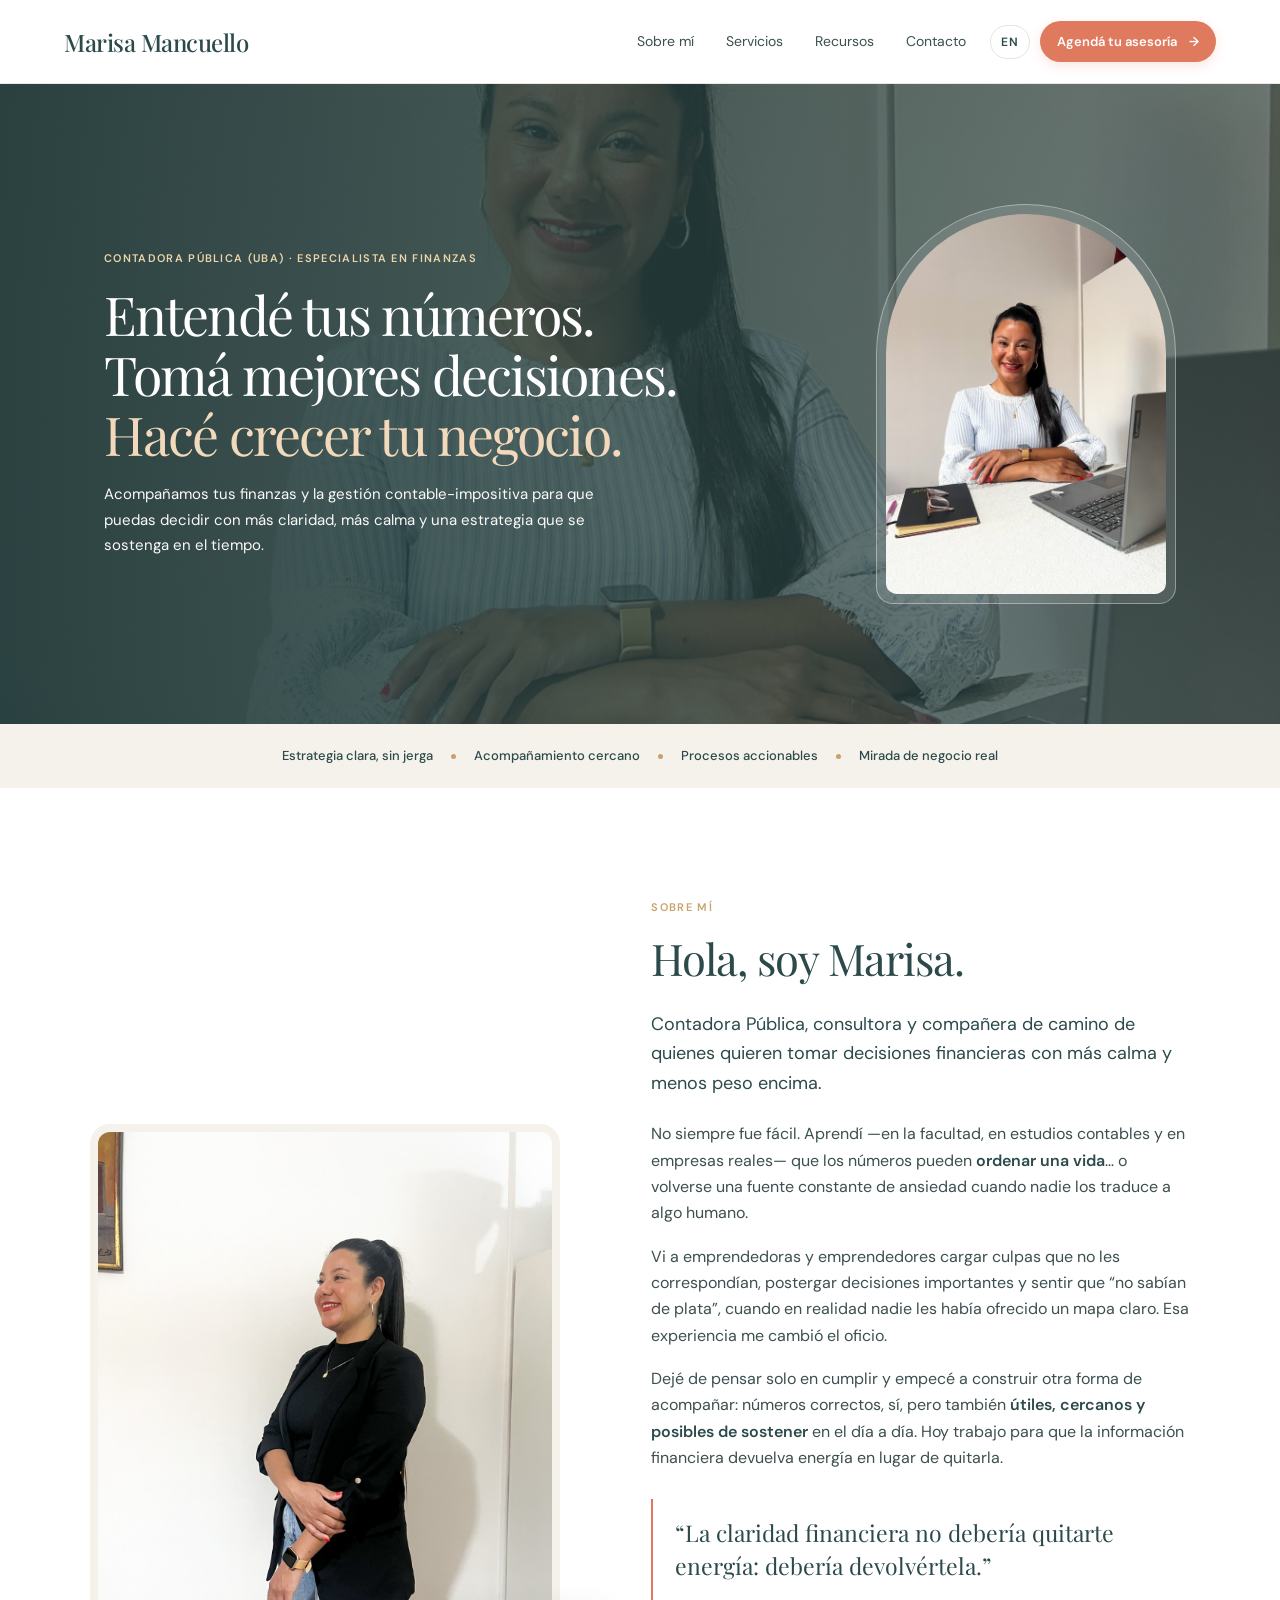
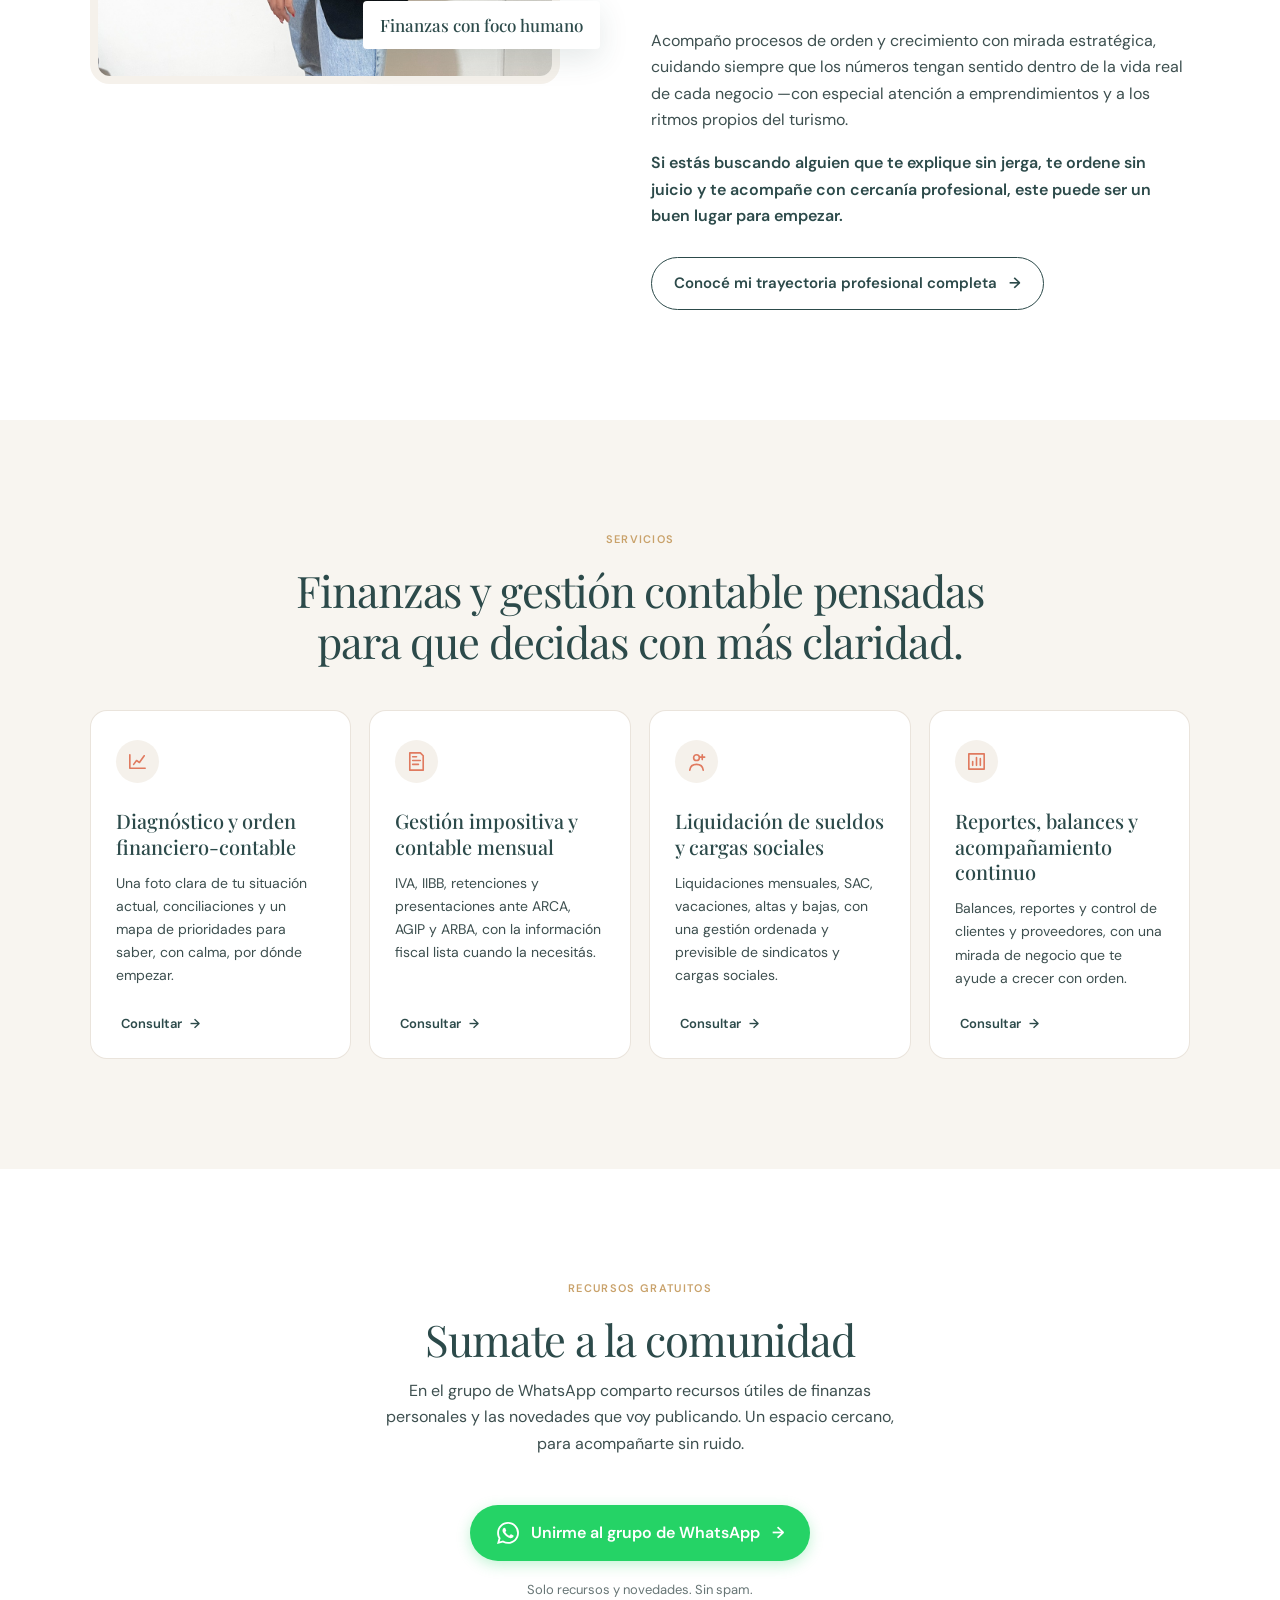
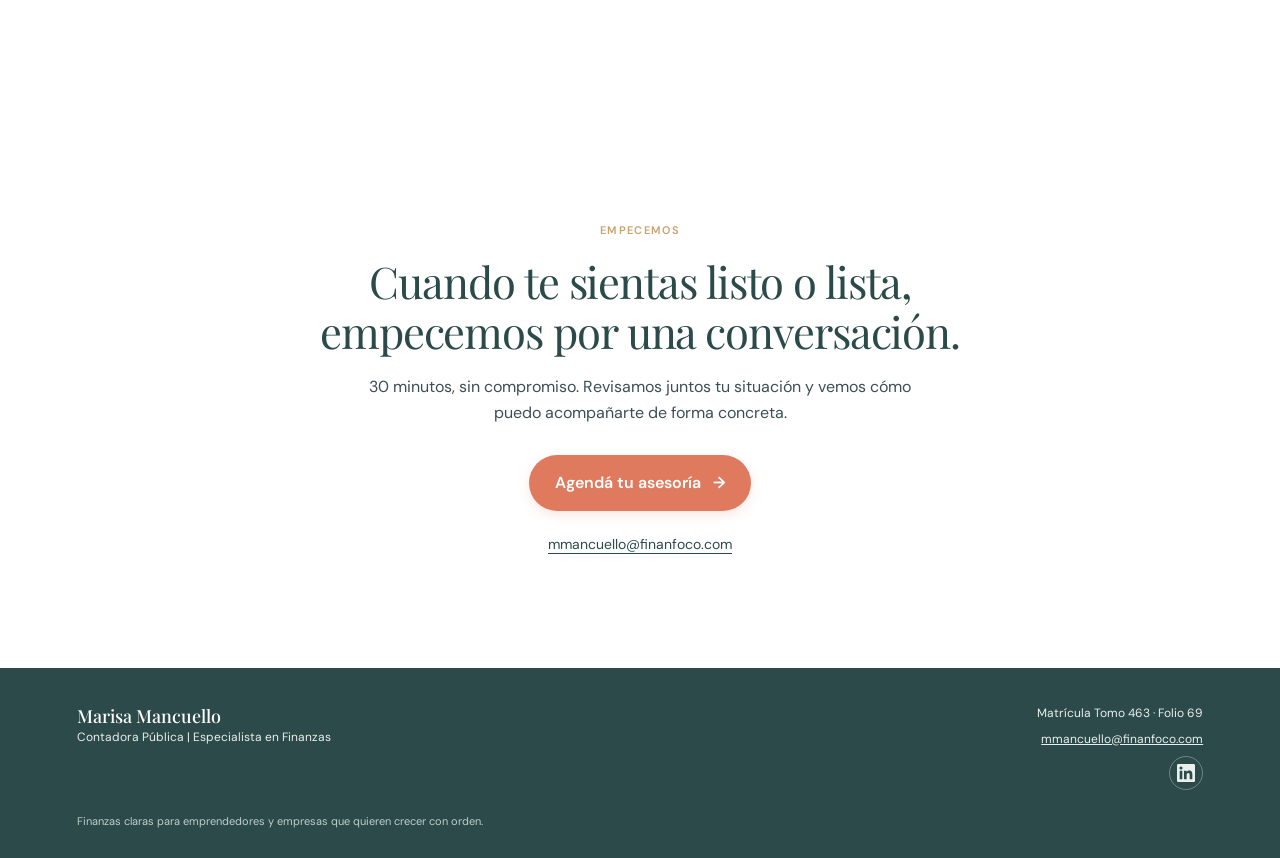
<file: index.html>
<!doctype html>
<html lang="es-AR">
  <head>
    <meta charset="UTF-8" />
    <meta name="viewport" content="width=device-width, initial-scale=1.0" />
    <meta name="description" content="Marisa Mancuello, Contadora Pública (UBA) y Especialista en Finanzas. Finanzas claras para emprendedores y empresas." />
    <title>Marisa Mancuello | Contadora Pública</title>
    <link rel="preconnect" href="https://fonts.googleapis.com" />
    <link rel="preconnect" href="https://fonts.gstatic.com" crossorigin />
    <link href="https://fonts.googleapis.com/css2?family=DM+Sans:wght@400;500;600&family=Playfair+Display:wght@400;500;600&display=swap" rel="stylesheet" />
    <link rel="stylesheet" href="styles.css" />
    <link rel="stylesheet" href="enhancements.css" />
  </head>
  <body>
    <header class="site-header" id="top">
      <a class="brand" href="#inicio">Marisa Mancuello</a>
      <button class="menu-toggle" aria-label="Abrir menú" aria-expanded="false"><span></span><span></span></button>
      <nav class="main-nav" aria-label="Navegación principal">
        <a href="#sobre-mi" data-i18n="navAbout">Sobre mí</a><a href="#servicios" data-i18n="navServices">Servicios</a><a href="#recursos" data-i18n="navResources">Recursos</a><a href="#contacto" data-i18n="navContact">Contacto</a>
      </nav>
      <div class="header-actions"><button class="language-toggle" type="button" aria-label="Switch to English">EN</button><a class="button button-small header-cta" href="https://calendar.app.google/3SxHJpvwusaNwFfG9" target="_blank" rel="noopener noreferrer"><span data-i18n="book">Agendá tu asesoría</span> <span>→</span></a></div>
    </header>

    <main>
      <section class="hero" id="inicio" aria-labelledby="hero-title">
        <video class="hero-video" autoplay muted loop playsinline poster="Marisa%20Mancuello%201.jpeg" aria-hidden="true">
          <source src="Elegant_and_subtle_abstract_fi.mp4" type="video/mp4" />
        </video>
        <div class="hero-overlay"></div>
        <div class="hero-inner">
          <div class="hero-copy">
            <p class="eyebrow light" data-i18n="heroEyebrow">Contadora Pública (UBA) · Especialista en Finanzas</p>
            <h1 id="hero-title" data-i18n-html="heroTitle">Entendé tus números.<br />Tomá mejores decisiones.<br /><em>Hacé crecer tu negocio.</em></h1>
            <p class="hero-description" data-i18n="heroDescription">Acompañamos tus finanzas y la gestión contable-impositiva para que puedas decidir con más claridad, más calma y una estrategia que se sostenga en el tiempo.</p>
          </div>
          <figure class="hero-portrait"><img src="Marisa%20Mancuello%201.jpeg" alt="Marisa Mancuello, Contadora Pública" width="300" height="400" /></figure>
        </div>
      </section>

      <aside class="value-bar" aria-label="Valores de trabajo">
        <span data-i18n="value1">Estrategia clara, sin jerga</span><b></b><span data-i18n="value2">Acompañamiento cercano</span><b></b><span data-i18n="value3">Procesos accionables</span><b></b><span data-i18n="value4">Mirada de negocio real</span>
      </aside>

      <section class="about section" id="sobre-mi" aria-labelledby="about-title">
        <div class="about-image-wrap"><img class="about-image" src="Marisa%20Mancuello%202.jpeg" alt="Marisa Mancuello en su espacio de trabajo" /><div class="image-note" data-i18n="imageNote">Finanzas con foco humano</div></div>
        <div class="about-copy">
          <p class="eyebrow" data-i18n="aboutEyebrow">Sobre mí</p>
          <h2 id="about-title" data-i18n="aboutTitle">Hola, soy Marisa.</h2>
          <div class="body-copy about-story">
            <p class="about-lead" data-i18n="aboutLead">Contadora Pública, consultora y compañera de camino de quienes quieren tomar decisiones financieras con más calma y menos peso encima.</p>
            <p data-i18n-html="aboutP1">No siempre fue fácil. Aprendí —en la facultad, en estudios contables y en empresas reales— que los números pueden <strong>ordenar una vida</strong>… o volverse una fuente constante de ansiedad cuando nadie los traduce a algo humano.</p>
            <p data-i18n="aboutP2">Vi a emprendedoras y emprendedores cargar culpas que no les correspondían, postergar decisiones importantes y sentir que “no sabían de plata”, cuando en realidad nadie les había ofrecido un mapa claro. Esa experiencia me cambió el oficio.</p>
            <p data-i18n-html="aboutP3">Dejé de pensar solo en cumplir y empecé a construir otra forma de acompañar: números correctos, sí, pero también <strong>útiles, cercanos y posibles de sostener</strong> en el día a día. Hoy trabajo para que la información financiera devuelva energía en lugar de quitarla.</p>
            <blockquote data-i18n="quote">“La claridad financiera no debería quitarte energía: debería devolvértela.”</blockquote>
            <p data-i18n="aboutP4">Acompaño procesos de orden y crecimiento con mirada estratégica, cuidando siempre que los números tengan sentido dentro de la vida real de cada negocio —con especial atención a emprendimientos y a los ritmos propios del turismo.</p>
            <p class="about-closing" data-i18n="aboutP5">Si estás buscando alguien que te explique sin jerga, te ordene sin juicio y te acompañe con cercanía profesional, este puede ser un buen lugar para empezar.</p>
            <div class="about-actions">
              <a class="button button-outline" href="trayectoria.html">
                <span data-i18n="viewTrajectory">Conocé mi trayectoria profesional completa</span> <span aria-hidden="true">→</span>
              </a>
            </div>
          </div>
        </div>
      </section>

      <section class="services section" id="servicios" aria-labelledby="services-title">
        <div class="section-intro">
          <p class="eyebrow" data-i18n="servicesEyebrow">Servicios</p>
          <h2 id="services-title" data-i18n="servicesTitle">Finanzas y gestión contable pensadas para que decidas con más claridad.</h2>
        </div>
        <div class="service-grid">
          <article class="service-card"><div class="service-icon" aria-hidden="true"><svg viewBox="0 0 24 24"><path d="M4 19V5m0 14h16M8 15l3-4 3 2 5-7"/></svg></div><h3 data-i18n="service1Title">Diagnóstico y orden financiero-contable</h3><p data-i18n="service1Text">Una foto clara de tu situación actual, conciliaciones y un mapa de prioridades para saber, con calma, por dónde empezar.</p><a href="#contacto" class="card-link"><span data-i18n="consult">Consultar</span> <span>→</span></a></article>
          <article class="service-card"><div class="service-icon" aria-hidden="true"><svg viewBox="0 0 24 24"><path d="M5 3h11l3 3v15H5zM8 11h8M8 15h6M8 7h4"/></svg></div><h3 data-i18n="service2Title">Gestión impositiva y contable mensual</h3><p data-i18n="service2Text">IVA, IIBB, retenciones y presentaciones ante ARCA, AGIP y ARBA, con la información fiscal lista cuando la necesitás.</p><a href="#contacto" class="card-link"><span data-i18n="consult">Consultar</span> <span>→</span></a></article>
          <article class="service-card"><div class="service-icon" aria-hidden="true"><svg viewBox="0 0 24 24"><circle cx="12" cy="8" r="3"/><path d="M5 21c.5-4 2.8-6 7-6s6.5 2 7 6M18 5v5M15.5 7.5h5"/></svg></div><h3 data-i18n="service3Title">Liquidación de sueldos y cargas sociales</h3><p data-i18n="service3Text">Liquidaciones mensuales, SAC, vacaciones, altas y bajas, con una gestión ordenada y previsible de sindicatos y cargas sociales.</p><a href="#contacto" class="card-link"><span data-i18n="consult">Consultar</span> <span>→</span></a></article>
          <article class="service-card featured"><div class="service-icon" aria-hidden="true"><svg viewBox="0 0 24 24"><path d="M4 20V4h16v16zM8 16v-4M12 16V8M16 16v-7"/></svg></div><h3 data-i18n="service4Title">Reportes, balances y acompañamiento continuo</h3><p data-i18n="service4Text">Balances, reportes y control de clientes y proveedores, con una mirada de negocio que te ayude a crecer con orden.</p><a href="#contacto" class="card-link"><span data-i18n="consult">Consultar</span> <span>→</span></a></article>
        </div>
      </section>

      <section class="resources section" id="recursos" aria-labelledby="resources-title">
        <div class="section-intro">
          <p class="eyebrow" data-i18n="resourcesEyebrow">Recursos gratuitos</p>
          <h2 id="resources-title" data-i18n="resourcesTitle">Sumate a la comunidad</h2>
          <p data-i18n="resourcesDescription">En el grupo de WhatsApp comparto recursos útiles de finanzas personales y las novedades que voy publicando. Un espacio cercano, para acompañarte sin ruido.</p>
        </div>

        <div class="resources-cta-wrap">
          <a
            class="button button-large whatsapp-cta"
            href="https://chat.whatsapp.com/G0GoP51IZWuJAmMIJXmsBA"
            target="_blank"
            rel="noopener noreferrer"
            data-i18n-aria="whatsappAria"
            aria-label="Unirme al grupo de WhatsApp de Marisa Mancuello"
          >
            <svg class="whatsapp-icon" width="22" height="22" viewBox="0 0 24 24" aria-hidden="true" focusable="false">
              <path fill="currentColor" d="M17.472 14.382c-.297-.149-1.758-.867-2.03-.967-.273-.099-.471-.148-.67.15-.197.297-.767.966-.94 1.164-.173.199-.347.223-.644.075-.297-.15-1.255-.463-2.39-1.475-.883-.788-1.48-1.761-1.653-2.059-.173-.297-.018-.458.13-.606.134-.133.298-.347.446-.52.149-.174.198-.298.298-.497.099-.198.05-.371-.025-.52-.075-.149-.669-1.612-.916-2.207-.242-.579-.487-.5-.669-.51-.173-.008-.371-.01-.57-.01-.198 0-.52.074-.792.372-.272.297-1.04 1.016-1.04 2.479 0 1.462 1.065 2.875 1.213 3.074.149.198 2.096 3.2 5.077 4.487.709.306 1.262.489 1.694.625.712.227 1.36.195 1.871.118.571-.085 1.758-.719 2.006-1.413.248-.694.248-1.289.173-1.413-.074-.124-.272-.198-.57-.347m-5.421 7.403h-.004a9.87 9.87 0 01-5.031-1.378l-.361-.214-3.741.982.998-3.648-.235-.374a9.86 9.86 0 01-1.51-5.26c.001-5.45 4.436-9.884 9.888-9.884 2.64 0 5.122 1.03 6.988 2.898a9.825 9.825 0 012.893 6.994c-.003 5.45-4.435 9.884-9.885 9.884m8.413-18.297A11.815 11.815 0 0012.05 0C5.495 0 .16 5.335.157 11.892c0 2.096.547 4.142 1.588 5.945L.057 24l6.305-1.654a11.882 11.882 0 005.683 1.448h.005c6.554 0 11.89-5.335 11.893-11.893a11.821 11.821 0 00-3.48-8.413z"/>
            </svg>
            <span data-i18n="whatsappCta">Unirme al grupo de WhatsApp</span>
            <span aria-hidden="true">→</span>
          </a>
          <p class="resources-note" data-i18n="resourcesNote">Solo recursos y novedades. Sin spam.</p>
        </div>
      </section>

      <section class="contact section" id="contacto" aria-labelledby="contact-title">
        <div class="contact-inner">
          <p class="eyebrow" data-i18n="contactEyebrow">Empecemos</p>
          <h2 id="contact-title" data-i18n="contactTitle">Cuando te sientas listo o lista, empecemos por una conversación.</h2>
          <p data-i18n="contactDescription">30 minutos, sin compromiso. Revisamos juntos tu situación y vemos cómo puedo acompañarte de forma concreta.</p>
          <a class="button button-large" href="https://calendar.app.google/3SxHJpvwusaNwFfG9" target="_blank" rel="noopener noreferrer"><span data-i18n="book">Agendá tu asesoría</span> <span>→</span></a>
          <a class="email" href="mailto:mmancuello@finanfoco.com">mmancuello@finanfoco.com</a>
        </div>
      </section>
    </main>

    <footer class="site-footer">
      <div>
        <strong>Marisa Mancuello</strong>
        <span data-i18n="footerRole">Contadora Pública | Especialista en Finanzas</span>
      </div>
      <div class="footer-links">
        <span data-i18n="footerCredential">Matrícula Tomo 463 · Folio 69</span>
        <a href="mailto:mmancuello@finanfoco.com">mmancuello@finanfoco.com</a>
        <a
          class="social-link"
          href="https://www.linkedin.com/in/marisa-mancuello-6b7700197/"
          target="_blank"
          rel="noopener noreferrer"
          aria-label="LinkedIn de Marisa Mancuello"
        >
          <svg width="18" height="18" viewBox="0 0 24 24" aria-hidden="true" focusable="false">
            <path fill="currentColor" d="M20.447 20.452h-3.554v-5.569c0-1.328-.027-3.037-1.852-3.037-1.853 0-2.136 1.445-2.136 2.939v5.667H9.351V9h3.414v1.561h.046c.477-.9 1.637-1.85 3.37-1.85 3.601 0 4.267 2.37 4.267 5.455v6.286zM5.337 7.433a2.062 2.062 0 01-2.063-2.065 2.064 2.064 0 112.063 2.065zm1.782 13.019H3.555V9h3.564v11.452zM22.225 0H1.771C.792 0 0 .774 0 1.729v20.542C0 23.227.792 24 1.771 24h20.451C23.2 24 24 23.227 24 22.271V1.729C24 .774 23.2 0 22.222 0h.003z"/>
          </svg>
        </a>
      </div>
      <p data-i18n="footerText">Finanzas claras para emprendedores y empresas que quieren crecer con orden.</p>
    </footer>
    <script src="script.js"></script>
  </body>
</html>
</file>
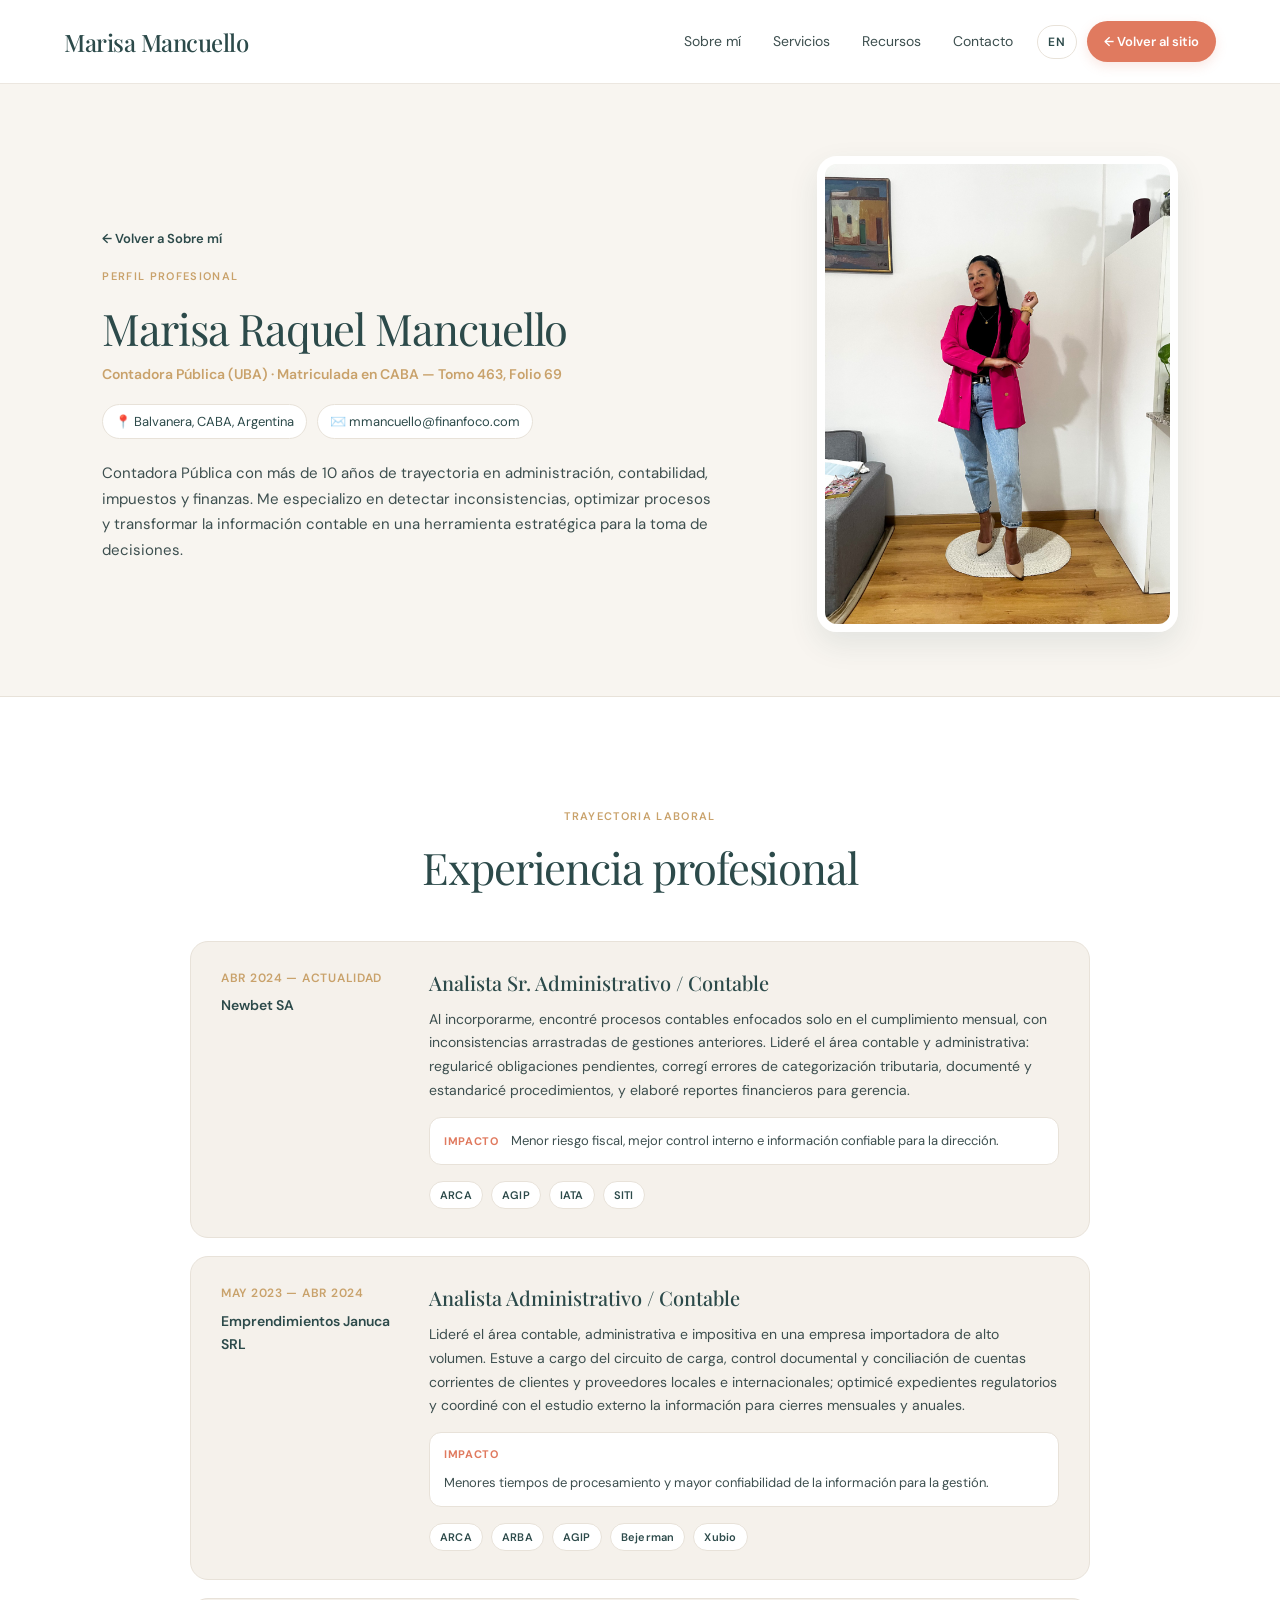
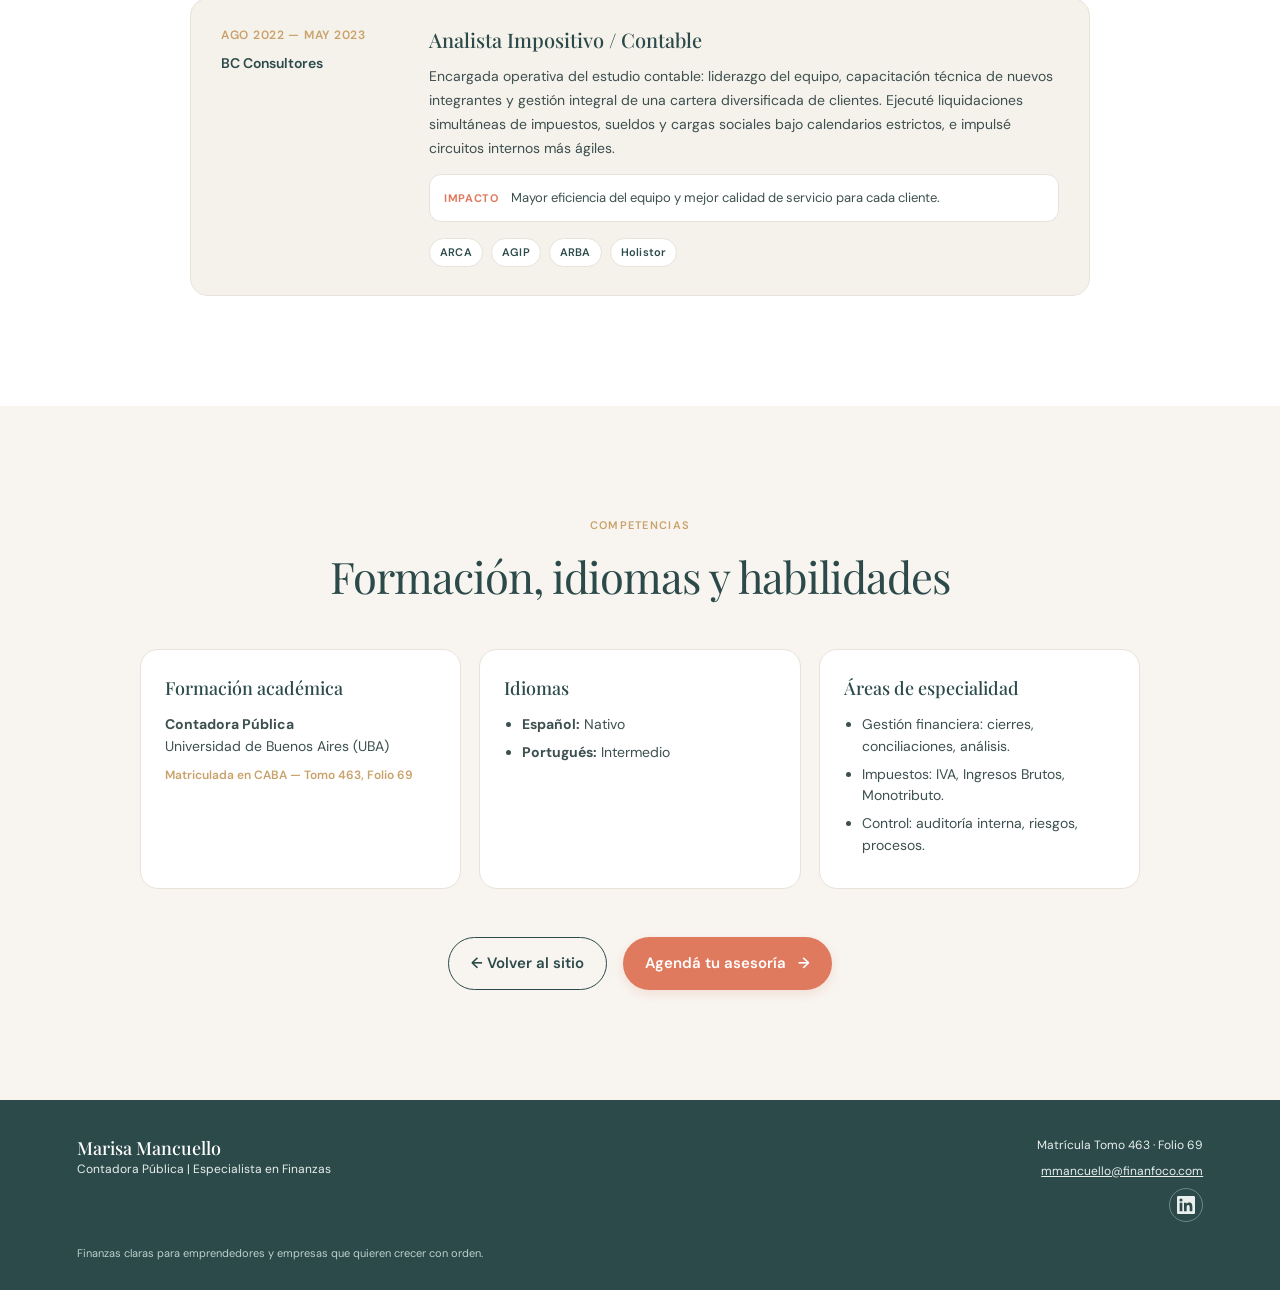
<file: trayectoria.html>
<!doctype html>
<html lang="es-AR">
  <head>
    <meta charset="UTF-8" />
    <meta name="viewport" content="width=device-width, initial-scale=1.0" />
    <meta name="description" content="Trayectoria profesional de Marisa Raquel Mancuello, Contadora Pública (UBA) y Especialista en Finanzas." />
    <title>Trayectoria Profesional | Marisa Mancuello</title>
    <link rel="preconnect" href="https://fonts.googleapis.com" />
    <link rel="preconnect" href="https://fonts.gstatic.com" crossorigin />
    <link href="https://fonts.googleapis.com/css2?family=DM+Sans:wght@400;500;600&family=Playfair+Display:wght@400;500;600&display=swap" rel="stylesheet" />
    <link rel="stylesheet" href="styles.css" />
    <link rel="stylesheet" href="enhancements.css" />
  </head>
  <body>
    <header class="site-header" id="top">
      <a class="brand" href="index.html">Marisa Mancuello</a>
      <button class="menu-toggle" aria-label="Abrir menú" aria-expanded="false"><span></span><span></span></button>
      <nav class="main-nav" aria-label="Navegación principal">
        <a href="index.html#sobre-mi" data-i18n="navAbout">Sobre mí</a>
        <a href="index.html#servicios" data-i18n="navServices">Servicios</a>
        <a href="index.html#recursos" data-i18n="navResources">Recursos</a>
        <a href="index.html#contacto" data-i18n="navContact">Contacto</a>
      </nav>
      <div class="header-actions">
        <button class="language-toggle" type="button" aria-label="Switch to English">EN</button>
        <a class="button button-small header-cta" href="index.html#sobre-mi">
          <span data-i18n="backToSite">← Volver al sitio</span>
        </a>
      </div>
    </header>

    <main class="trajectory-page">
      <section class="trajectory-hero">
        <div class="trajectory-hero-inner">
          <div class="trajectory-hero-copy">
            <a href="index.html#sobre-mi" class="back-link">← <span data-i18n="backToHome">Volver a Sobre mí</span></a>
            <p class="eyebrow" data-i18n="trajEyebrow">Perfil profesional</p>
            <h1 class="trajectory-title" data-i18n="trajName">Marisa Raquel Mancuello</h1>
            <p class="trajectory-subtitle" data-i18n="trajSub">Contadora Pública (UBA) · Matriculada en CABA — Tomo 463, Folio 69</p>

            <div class="contact-tags">
              <span class="tag">📍 Balvanera, CABA, Argentina</span>
              <a href="mailto:mmancuello@finanfoco.com" class="tag">✉️ mmancuello@finanfoco.com</a>
            </div>

            <p class="trajectory-bio" data-i18n="trajBio">
              Contadora Pública con más de 10 años de trayectoria en administración, contabilidad, impuestos y finanzas. Me especializo en detectar inconsistencias, optimizar procesos y transformar la información contable en una herramienta estratégica para la toma de decisiones.
            </p>
          </div>
          <figure class="trajectory-portrait">
            <img src="Marisa%20Mancuello%203.jpeg" alt="Marisa Raquel Mancuello" width="420" height="520" />
          </figure>
        </div>
      </section>

      <section class="section trajectory-experience" aria-labelledby="exp-title">
        <div class="section-intro">
          <p class="eyebrow" data-i18n="expEyebrow">Trayectoria laboral</p>
          <h2 id="exp-title" data-i18n="expTitle">Experiencia profesional</h2>
        </div>

        <div class="timeline">
          <article class="timeline-item">
            <div class="timeline-meta">
              <span class="timeline-dates" data-i18n="job1Dates">Abr 2024 — Actualidad</span>
              <span class="company">Newbet SA</span>
            </div>
            <div class="timeline-content">
              <h3 data-i18n="job1Title">Analista Sr. Administrativo / Contable</h3>
              <p data-i18n="job1Desc">
                Al incorporarme, encontré procesos contables enfocados solo en el cumplimiento mensual, con inconsistencias arrastradas de gestiones anteriores. Lideré el área contable y administrativa: regularicé obligaciones pendientes, corregí errores de categorización tributaria, documenté y estandaricé procedimientos, y elaboré reportes financieros para gerencia.
              </p>
              <p class="impact-line">
                <span class="impact-label" data-i18n="impactLabel">Impacto</span>
                <span data-i18n="job1Impact">Menor riesgo fiscal, mejor control interno e información confiable para la dirección.</span>
              </p>
              <div class="tools-list" aria-label="Herramientas">
                <span class="tool-tag">ARCA</span>
                <span class="tool-tag">AGIP</span>
                <span class="tool-tag">IATA</span>
                <span class="tool-tag">SITI</span>
              </div>
            </div>
          </article>

          <article class="timeline-item">
            <div class="timeline-meta">
              <span class="timeline-dates" data-i18n="job2Dates">May 2023 — Abr 2024</span>
              <span class="company">Emprendimientos Januca SRL</span>
            </div>
            <div class="timeline-content">
              <h3 data-i18n="job2Title">Analista Administrativo / Contable</h3>
              <p data-i18n="job2Desc">
                Lideré el área contable, administrativa e impositiva en una empresa importadora de alto volumen. Estuve a cargo del circuito de carga, control documental y conciliación de cuentas corrientes de clientes y proveedores locales e internacionales; optimicé expedientes regulatorios y coordiné con el estudio externo la información para cierres mensuales y anuales.
              </p>
              <p class="impact-line">
                <span class="impact-label" data-i18n="impactLabel">Impacto</span>
                <span data-i18n="job2Impact">Menores tiempos de procesamiento y mayor confiabilidad de la información para la gestión.</span>
              </p>
              <div class="tools-list" aria-label="Herramientas">
                <span class="tool-tag">ARCA</span>
                <span class="tool-tag">ARBA</span>
                <span class="tool-tag">AGIP</span>
                <span class="tool-tag">Bejerman</span>
                <span class="tool-tag">Xubio</span>
              </div>
            </div>
          </article>

          <article class="timeline-item">
            <div class="timeline-meta">
              <span class="timeline-dates" data-i18n="job3Dates">Ago 2022 — May 2023</span>
              <span class="company">BC Consultores</span>
            </div>
            <div class="timeline-content">
              <h3 data-i18n="job3Title">Analista Impositivo / Contable</h3>
              <p data-i18n="job3Desc">
                Encargada operativa del estudio contable: liderazgo del equipo, capacitación técnica de nuevos integrantes y gestión integral de una cartera diversificada de clientes. Ejecuté liquidaciones simultáneas de impuestos, sueldos y cargas sociales bajo calendarios estrictos, e impulsé circuitos internos más ágiles.
              </p>
              <p class="impact-line">
                <span class="impact-label" data-i18n="impactLabel">Impacto</span>
                <span data-i18n="job3Impact">Mayor eficiencia del equipo y mejor calidad de servicio para cada cliente.</span>
              </p>
              <div class="tools-list" aria-label="Herramientas">
                <span class="tool-tag">ARCA</span>
                <span class="tool-tag">AGIP</span>
                <span class="tool-tag">ARBA</span>
                <span class="tool-tag">Holistor</span>
              </div>
            </div>
          </article>
        </div>
      </section>

      <section class="section skills-section" aria-labelledby="skills-title">
        <div class="section-intro">
          <p class="eyebrow" data-i18n="skillsEyebrow">Competencias</p>
          <h2 id="skills-title" data-i18n="skillsTitle">Formación, idiomas y habilidades</h2>
        </div>

        <div class="skills-grid">
          <article class="skill-card">
            <h3 data-i18n="eduTitle">Formación académica</h3>
            <p><strong>Contadora Pública</strong><br />Universidad de Buenos Aires (UBA)</p>
            <p class="skill-note">Matriculada en CABA — Tomo 463, Folio 69</p>
          </article>

          <article class="skill-card">
            <h3 data-i18n="langTitle">Idiomas</h3>
            <ul>
              <li><strong data-i18n="langEs">Español:</strong> <span data-i18n="langEsLevel">Nativo</span></li>
              <li><strong data-i18n="langPt">Portugués:</strong> <span data-i18n="langPtLevel">Intermedio</span></li>
            </ul>
          </article>

          <article class="skill-card">
            <h3 data-i18n="skillsListTitle">Áreas de especialidad</h3>
            <ul>
              <li data-i18n="skill1"><strong>Gestión financiera:</strong> cierres, conciliaciones, análisis.</li>
              <li data-i18n="skill2"><strong>Impuestos:</strong> IVA, Ingresos Brutos, Monotributo.</li>
              <li data-i18n="skill3"><strong>Control:</strong> auditoría interna, riesgos, procesos.</li>
            </ul>
          </article>
        </div>

        <div class="trajectory-cta-actions">
          <a class="button button-outline" href="index.html#sobre-mi">
            <span data-i18n="backToSite">← Volver al sitio</span>
          </a>
          <a class="button" href="https://calendar.app.google/3SxHJpvwusaNwFfG9" target="_blank" rel="noopener noreferrer">
            <span data-i18n="book">Agendá tu asesoría</span> <span aria-hidden="true">→</span>
          </a>
        </div>
      </section>
    </main>

    <footer class="site-footer">
      <div>
        <strong>Marisa Mancuello</strong>
        <span data-i18n="footerRole">Contadora Pública | Especialista en Finanzas</span>
      </div>
      <div class="footer-links">
        <span data-i18n="footerCredential">Matrícula Tomo 463 · Folio 69</span>
        <a href="mailto:mmancuello@finanfoco.com">mmancuello@finanfoco.com</a>
        <a
          class="social-link"
          href="https://www.linkedin.com/in/marisa-mancuello-6b7700197/"
          target="_blank"
          rel="noopener noreferrer"
          aria-label="LinkedIn de Marisa Mancuello"
        >
          <svg width="18" height="18" viewBox="0 0 24 24" aria-hidden="true" focusable="false">
            <path fill="currentColor" d="M20.447 20.452h-3.554v-5.569c0-1.328-.027-3.037-1.852-3.037-1.853 0-2.136 1.445-2.136 2.939v5.667H9.351V9h3.414v1.561h.046c.477-.9 1.637-1.85 3.37-1.85 3.601 0 4.267 2.37 4.267 5.455v6.286zM5.337 7.433a2.062 2.062 0 01-2.063-2.065 2.064 2.064 0 112.063 2.065zm1.782 13.019H3.555V9h3.564v11.452zM22.225 0H1.771C.792 0 0 .774 0 1.729v20.542C0 23.227.792 24 1.771 24h20.451C23.2 24 24 23.227 24 22.271V1.729C24 .774 23.2 0 22.222 0h.003z"/>
          </svg>
        </a>
      </div>
      <p data-i18n="footerText">Finanzas claras para emprendedores y empresas que quieren crecer con orden.</p>
    </footer>

    <script src="script.js"></script>
  </body>
</html>
</file>
<file: styles.css>
:root{--white:#fff;--cream:#f8f5f0;--card:#f5f1eb;--teal:#2c4a4a;--body:#3d4f4f;--coral:#e07a5f;--coral-hover:#d2694e;--gold:#c9a26b;--border:#e8e2d9;--serif:"Playfair Display",Georgia,serif;--sans:"DM Sans",Arial,sans-serif}*{box-sizing:border-box}html{scroll-behavior:smooth}body{margin:0;color:var(--body);font-family:var(--sans);font-size:16px;line-height:1.65}.site-header{height:84px;padding:0 clamp(24px,5vw,76px);display:flex;align-items:center;justify-content:space-between;gap:24px;position:fixed;z-index:10;inset:0 0 auto;background:rgba(255,255,255,.93);backdrop-filter:blur(12px);border-bottom:1px solid rgba(232,226,217,.8)}.brand{font:500 24px var(--serif);letter-spacing:-.02em;color:var(--teal);text-decoration:none;white-space:nowrap}.main-nav{display:flex;gap:32px;margin-left:auto}.main-nav a{font-size:14px;color:var(--body);text-decoration:none;transition:color .2s}.main-nav a:hover,.email:hover{color:var(--coral)}.button{display:inline-flex;align-items:center;justify-content:center;gap:12px;padding:13px 22px;border-radius:99px;background:var(--coral);color:#fff;font-size:15px;font-weight:600;text-decoration:none;box-shadow:0 4px 12px rgba(224,122,95,.18);transition:background .2s,transform .2s}.button:hover{background:var(--coral-hover);transform:translateY(-1px)}.button-small{padding:10px 17px;font-size:13px}.menu-toggle{display:none}.hero{height:min(780px,calc(100vh - 0px));min-height:665px;position:relative;overflow:hidden;color:#fff;margin-top:84px;background:#385152}.hero-video,.hero-overlay{position:absolute;inset:0;width:100%;height:100%}.hero-video{object-fit:cover;opacity:.56}.hero-overlay{background:linear-gradient(90deg,rgba(29,54,54,.88) 0%,rgba(38,64,62,.67) 48%,rgba(34,52,52,.38) 100%)}.hero-inner{max-width:1280px;height:100%;margin:auto;padding:70px clamp(24px,6vw,88px);position:relative;display:grid;grid-template-columns:1.2fr .8fr;align-items:center;gap:56px}.hero-copy{max-width:700px}.eyebrow{margin:0 0 17px;color:var(--gold);text-transform:uppercase;letter-spacing:.12em;font-size:11px;font-weight:600}.eyebrow.light{color:#ecd5a9}.eyebrow i{display:inline-block;width:4px;height:4px;border-radius:50%;background:currentColor;margin:0 9px 2px}h1,h2,h3,p{margin-top:0}h1,h2,h3{color:var(--teal)}h1{font:400 clamp(40px,4.6vw,69px)/1.09 var(--serif);letter-spacing:-.035em;color:#fff;margin-bottom:26px}h1 em{font-style:normal;color:#f2d9bb}.hero-description{max-width:580px;color:#fbfaf8;font-size:17px;line-height:1.7;margin-bottom:14px}.credential{font-size:12px;letter-spacing:.04em;color:#ead8b9;margin-bottom:28px}.hero-actions{display:flex;align-items:center;gap:28px}.text-link{font-size:14px;font-weight:600;color:var(--teal);text-decoration:none}.text-link span,.card-link span{margin-left:5px;transition:transform .2s;display:inline-block}.text-link:hover span,.card-link:hover span{transform:translateX(4px)}.light-link{color:#fff}.hero-portrait{justify-self:end;margin:0;width:min(330px,100%);height:440px;border:1px solid rgba(255,255,255,.38);padding:9px;border-radius:180px 180px 20px 20px;background:rgba(255,255,255,.12);overflow:hidden}.hero-portrait img{height:100%;width:100%;object-fit:cover;object-position:48% center;border-radius:170px 170px 13px 13px}.value-bar{min-height:72px;padding:18px max(24px,5vw);display:flex;align-items:center;justify-content:center;gap:23px;color:var(--teal);background:var(--card);font-size:13px;font-weight:500;text-align:center}.value-bar b{height:5px;width:5px;border-radius:50%;background:var(--gold);flex:0 0 auto}.section{padding:118px max(24px,8vw)}.about{max-width:1440px;margin:auto;display:grid;grid-template-columns:.9fr 1fr;align-items:center;gap:clamp(50px,9vw,145px)}.about-image-wrap{position:relative;max-width:470px}.about-image{display:block;width:100%;height:560px;object-fit:cover;object-position:50% 32%;border-radius:20px;border:8px solid var(--card)}.image-note{position:absolute;right:-40px;bottom:35px;padding:13px 17px;border-radius:4px;background:#fff;color:var(--teal);font:500 17px var(--serif);box-shadow:0 10px 30px rgba(44,74,74,.12)}.about-copy{max-width:620px}.about h2,.section-intro h2,.contact h2{font:400 clamp(32px,3.4vw,49px)/1.16 var(--serif);letter-spacing:-.025em;margin-bottom:26px}.body-copy p{margin-bottom:18px}.about .text-link{display:inline-block;margin-top:10px}.services{background:var(--cream)}.section-intro{text-align:center;max-width:740px;margin:0 auto 47px}.section-intro h2{margin-bottom:0}.service-grid{max-width:1220px;margin:auto;display:grid;grid-template-columns:repeat(4,1fr);gap:18px}.service-card{min-height:330px;background:#fff;border:1px solid rgba(232,226,217,.9);border-radius:17px;padding:29px 25px 24px;display:flex;flex-direction:column;transition:transform .25s,box-shadow .25s}.service-card:hover{transform:translateY(-5px);box-shadow:0 15px 35px rgba(44,74,74,.08)}.service-icon{width:43px;height:43px;padding:10px;border-radius:50%;background:var(--card);color:var(--coral);margin-bottom:25px}.service-icon svg{width:100%;height:100%;fill:none;stroke:currentColor;stroke-width:1.7;stroke-linecap:round;stroke-linejoin:round}.service-card h3{font:500 20px/1.27 var(--serif);margin-bottom:13px}.service-card p{font-size:14px;line-height:1.65;margin-bottom:23px}.card-link{margin-top:auto;color:var(--teal);font-size:13px;font-weight:600;text-decoration:none}.contact{text-align:center;padding-bottom:112px}.contact-inner{max-width:720px;margin:auto}.contact h2{margin-bottom:17px}.contact-inner>p:not(.eyebrow){max-width:570px;margin:0 auto 28px}.button-large{padding:15px 26px;font-size:16px}.email{display:block;margin-top:22px;color:var(--teal);font-size:14px;text-underline-offset:4px}.site-footer{padding:36px max(24px,6vw) 28px;background:var(--teal);color:#e9efed;display:grid;grid-template-columns:1fr 1fr;gap:4px 34px;font-size:12px}.site-footer div{display:flex;flex-direction:column}.site-footer div:last-of-type{text-align:right}.site-footer strong{font:500 18px var(--serif);color:#fff}.site-footer a{color:#e9efed}.site-footer p{grid-column:1/-1;margin:18px 0 0;color:#bdd0cc;font-size:11px}@media(max-width:900px){.main-nav{gap:18px}.header-cta{display:none}.hero-inner{grid-template-columns:1fr .66fr;gap:25px}.hero-portrait{width:270px;height:385px}.service-grid{grid-template-columns:repeat(2,1fr)}.about{gap:55px}.about-image{height:500px}}@media(max-width:680px){.site-header{height:70px;padding:0 21px}.brand{font-size:21px}.menu-toggle{display:flex;width:38px;height:38px;border:0;background:transparent;padding:9px;flex-direction:column;justify-content:center;gap:6px}.menu-toggle span{display:block;width:20px;height:1.5px;background:var(--teal)}.main-nav{position:absolute;top:69px;left:0;right:0;display:none;flex-direction:column;gap:0;padding:10px 21px 18px;background:#fff;border-bottom:1px solid var(--border)}.main-nav.open{display:flex}.main-nav a{padding:10px 0}.hero{margin-top:70px;height:auto;min-height:755px}.hero-inner{padding:60px 24px 36px;display:block}.hero-copy{position:relative;z-index:1}.hero h1{font-size:40px}.hero-description{font-size:15px}.hero-portrait{width:205px;height:260px;margin:32px 0 0 auto}.hero-actions{gap:18px;flex-wrap:wrap}.value-bar{justify-content:flex-start;overflow-x:auto;gap:15px;white-space:nowrap;padding:14px 20px;font-size:11px}.section{padding:75px 24px}.about{display:flex;flex-direction:column;align-items:stretch;gap:45px}.about-image-wrap{max-width:none}.about-image{height:420px}.image-note{right:13px;bottom:-20px;font-size:15px}.about h2,.section-intro h2,.contact h2{font-size:34px}.service-grid{grid-template-columns:1fr}.service-card{min-height:270px}.site-footer{grid-template-columns:1fr;padding:30px 24px;gap:15px}.site-footer div:last-of-type{text-align:left}.site-footer p{margin-top:6px}.hero-overlay{background:linear-gradient(120deg,rgba(29,54,54,.91),rgba(38,64,62,.62))}}
</file>
<file: enhancements.css>
/* Ajustes puntuales: trayectoria profesional, comunidad WhatsApp, accesibilidad y bilingüe. */

/* —— Hero: legible al 100% de zoom, sin CTAs —— */
.hero {
  height: auto;
  min-height: min(640px, calc(100vh - 84px));
  max-height: none;
  display: flex;
  align-items: center;
}

.hero-inner {
  width: 100%;
  max-width: 1200px;
  min-height: 0;
  height: auto;
  padding: clamp(48px, 7vh, 80px) clamp(24px, 5vw, 72px);
  grid-template-columns: minmax(0, 1.15fr) minmax(0, 0.85fr);
  gap: clamp(28px, 4vw, 56px);
  align-items: center;
}

.hero-copy {
  max-width: 620px;
}

.hero h1 {
  font-size: clamp(2rem, 4.2vw, 3.35rem);
  line-height: 1.12;
  margin-bottom: 18px;
}

.hero-description {
  font-size: clamp(15px, 1.15vw, 17px);
  margin-bottom: 0;
  max-width: 34em;
}

.hero-portrait {
  width: min(300px, 100%);
  height: auto;
  aspect-ratio: 3 / 4;
  max-height: 400px;
  justify-self: end;
}

.hero-portrait img {
  height: 100%;
  width: 100%;
}

/* —— Espaciado de secciones —— */
.section {
  padding: clamp(72px, 10vw, 110px) max(24px, 7vw);
}

.section-intro {
  margin-bottom: clamp(32px, 4vw, 48px);
}

.value-bar {
  min-height: 64px;
  padding: 16px max(20px, 4vw);
  gap: 18px;
}

.about {
  gap: clamp(36px, 6vw, 96px);
}

.about-story p {
  margin-bottom: 1.05em;
}

.about-story .about-lead {
  margin-bottom: 1.25em;
}

.about-story blockquote {
  margin: 1.6em 0;
}

.about-story .about-closing {
  margin-top: 0.5em;
  margin-bottom: 0;
}

.about-actions {
  margin-top: 28px;
}

.about-story strong {
  color: var(--teal);
  font-weight: 600;
}

.services .section-intro {
  margin-bottom: clamp(28px, 3.5vw, 44px);
}

.contact {
  padding-bottom: clamp(72px, 10vw, 112px);
}

/* —— Móvil: hero y secciones —— */
@media (max-width: 900px) {
  .hero {
    min-height: 0;
  }
  .hero-inner {
    grid-template-columns: 1fr;
    padding: 48px 28px 40px;
    gap: 28px;
  }
  .hero-portrait {
    width: min(240px, 72%);
    max-height: 320px;
    justify-self: end;
  }
  .hero h1 {
    font-size: clamp(1.85rem, 6vw, 2.4rem);
  }
}

@media (max-width: 680px) {
  .hero {
    margin-top: 70px;
    min-height: 0;
  }
  .hero-inner {
    padding: 36px 20px 32px;
    gap: 24px;
  }
  .hero-portrait {
    width: min(200px, 68%);
    max-height: 260px;
    margin: 8px 0 0 auto;
  }
  .hero h1 {
    font-size: 1.75rem;
    margin-bottom: 14px;
  }
  .hero-description {
    font-size: 15px;
    line-height: 1.65;
  }
  .section {
    padding: 64px 20px;
  }
  .value-bar {
    justify-content: flex-start;
    padding: 14px 16px;
    gap: 12px;
    font-size: 12px;
  }
  .about {
    gap: 36px;
  }
  .about-image {
    height: 380px;
  }
  .service-card {
    min-height: 0;
    padding: 24px 20px;
  }
  .contact {
    padding-bottom: 72px;
  }
  .site-footer {
    padding: 28px 20px;
  }
}

.header-actions { display: flex; align-items: center; gap: 10px; }
.language-toggle { min-width: 38px; padding: 8px 10px; border: 1px solid var(--border); border-radius: 99px; background: transparent; color: var(--teal); font: 600 12px var(--sans); letter-spacing: .08em; cursor: pointer; transition: border-color .2s, color .2s, background .2s; }
.language-toggle:hover { border-color: var(--coral); background: var(--cream); color: var(--coral); }
.about .about-lead {
  color: var(--teal);
  font-size: 18px;
  line-height: 1.65;
}

.about .body-copy blockquote {
  margin: 28px 0;
  padding: 18px 0 18px 22px;
  border-left: 2px solid var(--coral);
  color: var(--teal);
  font: 400 23px/1.4 var(--serif);
}

.about .about-closing { color: var(--teal); font-weight: 600; }

.button-outline {
  background: transparent;
  color: var(--teal);
  border: 1.5px solid var(--teal);
  box-shadow: none;
  cursor: pointer;
}
.button-outline:hover {
  background: var(--teal);
  color: #fff;
}

/* Recursos — CTA comunidad WhatsApp */
.resources {
  background: #fff;
}

.section-intro > p:not(.eyebrow) {
  margin: 13px 0 0;
  max-width: 540px;
  margin-left: auto;
  margin-right: auto;
}

.resources-cta-wrap {
  max-width: 520px;
  margin: 0 auto;
  text-align: center;
  display: flex;
  flex-direction: column;
  align-items: center;
  gap: 18px;
}

.whatsapp-cta {
  background: #25D366;
  box-shadow: 0 4px 14px rgba(37, 211, 102, 0.28);
  gap: 12px;
  min-width: min(100%, 340px);
  transition: background 0.2s, transform 0.2s, box-shadow 0.2s;
}

.whatsapp-cta:hover {
  background: #1ebe57;
  transform: translateY(-1px);
  box-shadow: 0 6px 18px rgba(37, 211, 102, 0.35);
}

.whatsapp-cta:focus-visible {
  outline: 2px solid #128C7E;
  outline-offset: 3px;
}

.whatsapp-icon {
  flex-shrink: 0;
}

.resources-note {
  margin: 0;
  font-size: 13px;
  color: var(--body);
  opacity: 0.78;
}

@media (prefers-reduced-motion: reduce) {
  .whatsapp-cta,
  .whatsapp-cta:hover {
    transition: none;
    transform: none;
  }
}

/* Página de trayectoria — armonizada con el sitio */
.trajectory-page {
  margin-top: 84px;
}

.trajectory-hero {
  background: var(--cream);
  border-bottom: 1px solid var(--border);
  padding: 72px max(24px, 8vw) 64px;
}

.trajectory-hero-inner {
  max-width: 1180px;
  margin: 0 auto;
  display: grid;
  grid-template-columns: 1.25fr 0.75fr;
  gap: clamp(32px, 6vw, 64px);
  align-items: center;
}

.back-link {
  display: inline-block;
  margin-bottom: 18px;
  font-size: 13px;
  font-weight: 600;
  color: var(--teal);
  text-decoration: none;
}
.back-link:hover { color: var(--coral); }

.trajectory-title {
  font: 400 clamp(32px, 3.4vw, 46px)/1.15 var(--serif);
  letter-spacing: -0.025em;
  margin: 0 0 10px;
  color: var(--teal);
}

.trajectory-subtitle {
  color: var(--gold);
  font-size: 14px;
  font-weight: 600;
  margin: 0 0 18px;
}

.contact-tags {
  display: flex;
  flex-wrap: wrap;
  gap: 10px;
  margin-bottom: 22px;
}

.tag {
  display: inline-flex;
  align-items: center;
  padding: 6px 12px;
  border-radius: 99px;
  background: #fff;
  border: 1px solid var(--border);
  font-size: 13px;
  color: var(--teal);
  text-decoration: none;
}
.tag:hover { border-color: var(--coral); color: var(--coral); }

.trajectory-bio {
  font-size: 15px;
  line-height: 1.7;
  max-width: 620px;
  margin: 0;
  color: var(--body);
}

.trajectory-portrait {
  margin: 0;
  border-radius: 20px;
  overflow: hidden;
  border: 8px solid #fff;
  box-shadow: 0 12px 30px rgba(44, 74, 74, 0.1);
  max-width: 380px;
  justify-self: end;
}
.trajectory-portrait img {
  display: block;
  width: 100%;
  height: 100%;
  max-height: 460px;
  object-fit: cover;
  object-position: 50% 20%;
}

.trajectory-experience {
  background: #fff;
}

.timeline {
  max-width: 900px;
  margin: 0 auto;
  display: flex;
  flex-direction: column;
  gap: 18px;
}

.timeline-item {
  background: var(--card);
  border: 1px solid var(--border);
  border-radius: 18px;
  padding: 28px 30px;
  display: grid;
  grid-template-columns: 180px 1fr;
  gap: 28px;
  align-items: start;
}

.timeline-meta {
  display: flex;
  flex-direction: column;
  gap: 8px;
}

.timeline-dates {
  color: var(--gold);
  font: 600 12px/1.4 var(--sans);
  letter-spacing: 0.06em;
  text-transform: uppercase;
}

.company {
  font-size: 14px;
  font-weight: 600;
  color: var(--teal);
}

.timeline-content h3 {
  font: 500 20px/1.3 var(--serif);
  margin: 0 0 12px;
  color: var(--teal);
}

.timeline-content p {
  font-size: 14px;
  line-height: 1.7;
  margin: 0 0 14px;
  color: var(--body);
}

.impact-line {
  display: flex;
  flex-wrap: wrap;
  gap: 8px 12px;
  align-items: baseline;
  margin: 0 0 16px !important;
  padding: 12px 14px;
  background: #fff;
  border-radius: 12px;
  border: 1px solid var(--border);
  font-size: 13px !important;
}

.impact-label {
  font-weight: 700;
  color: var(--coral);
  text-transform: uppercase;
  letter-spacing: 0.06em;
  font-size: 11px;
}

.tools-list {
  display: flex;
  flex-wrap: wrap;
  gap: 8px;
}

.tool-tag {
  display: inline-flex;
  align-items: center;
  padding: 4px 10px;
  border-radius: 99px;
  background: #fff;
  border: 1px solid var(--border);
  font-size: 11px;
  font-weight: 600;
  color: var(--teal);
  letter-spacing: 0.02em;
}

.skills-section {
  background: var(--cream);
}

.skills-grid {
  max-width: 1000px;
  margin: 0 auto;
  display: grid;
  grid-template-columns: repeat(3, 1fr);
  gap: 18px;
}

.skill-card {
  background: #fff;
  border: 1px solid var(--border);
  border-radius: 18px;
  padding: 26px 24px;
  min-height: 180px;
}

.skill-card h3 {
  font: 500 18px var(--serif);
  margin: 0 0 14px;
  color: var(--teal);
}

.skill-card p {
  margin: 0 0 8px;
  font-size: 14px;
  line-height: 1.55;
}

.skill-note {
  color: var(--gold);
  font-size: 12px !important;
  font-weight: 600;
}

.skill-card ul {
  margin: 0;
  padding-left: 18px;
  font-size: 14px;
  line-height: 1.55;
}

.skill-card li {
  margin-bottom: 6px;
}

.trajectory-cta-actions {
  display: flex;
  justify-content: center;
  gap: 16px;
  flex-wrap: wrap;
  margin-top: 48px;
}

/* Footer social */
.footer-links {
  display: flex;
  flex-direction: column;
  align-items: flex-end;
  gap: 6px;
}

.social-link {
  display: inline-flex;
  align-items: center;
  justify-content: center;
  width: 34px;
  height: 34px;
  border-radius: 50%;
  color: #e9efed;
  border: 1px solid rgba(233, 239, 237, 0.35);
  transition: background 0.2s, color 0.2s, border-color 0.2s;
  text-decoration: none;
}

.social-link:hover {
  background: #fff;
  color: var(--teal);
  border-color: #fff;
}

@media (max-width: 900px) {
  .trajectory-hero-inner {
    grid-template-columns: 1fr;
  }
  .trajectory-portrait {
    justify-self: start;
    max-width: 100%;
    width: 100%;
  }
  .trajectory-portrait img {
    max-height: 360px;
  }
  .timeline-item {
    grid-template-columns: 1fr;
    gap: 14px;
  }
  .skills-grid {
    grid-template-columns: 1fr;
  }
}

@media (max-width: 680px) {
  .header-actions { margin-left: auto; }
  .header-actions .header-cta { display: none; }
  .language-toggle { min-width: 36px; }
  .about .body-copy blockquote { font-size: 21px; }
  .trajectory-page { margin-top: 70px; }
  .trajectory-hero { padding: 48px 24px 40px; }
  .timeline-item { padding: 22px 18px; }
  .footer-links { align-items: flex-start; }
}

/* Focus & accessibility */
:focus-visible {
  outline: 2px solid var(--coral);
  outline-offset: 3px;
}

.button:focus-visible,
.button-outline:focus-visible,
.language-toggle:focus-visible,
.menu-toggle:focus-visible,
.card-link:focus-visible,
.text-link:focus-visible,
.main-nav a:focus-visible {
  outline: 2px solid var(--coral);
  outline-offset: 3px;
}

.menu-toggle {
  cursor: pointer;
}

@media (prefers-reduced-motion: reduce) {
  html {
    scroll-behavior: auto;
  }
  .button,
  .service-card,
  .text-link span,
  .card-link span {
    transition: none !important;
  }
  .service-card:hover {
    transform: none;
  }
}
</file>
